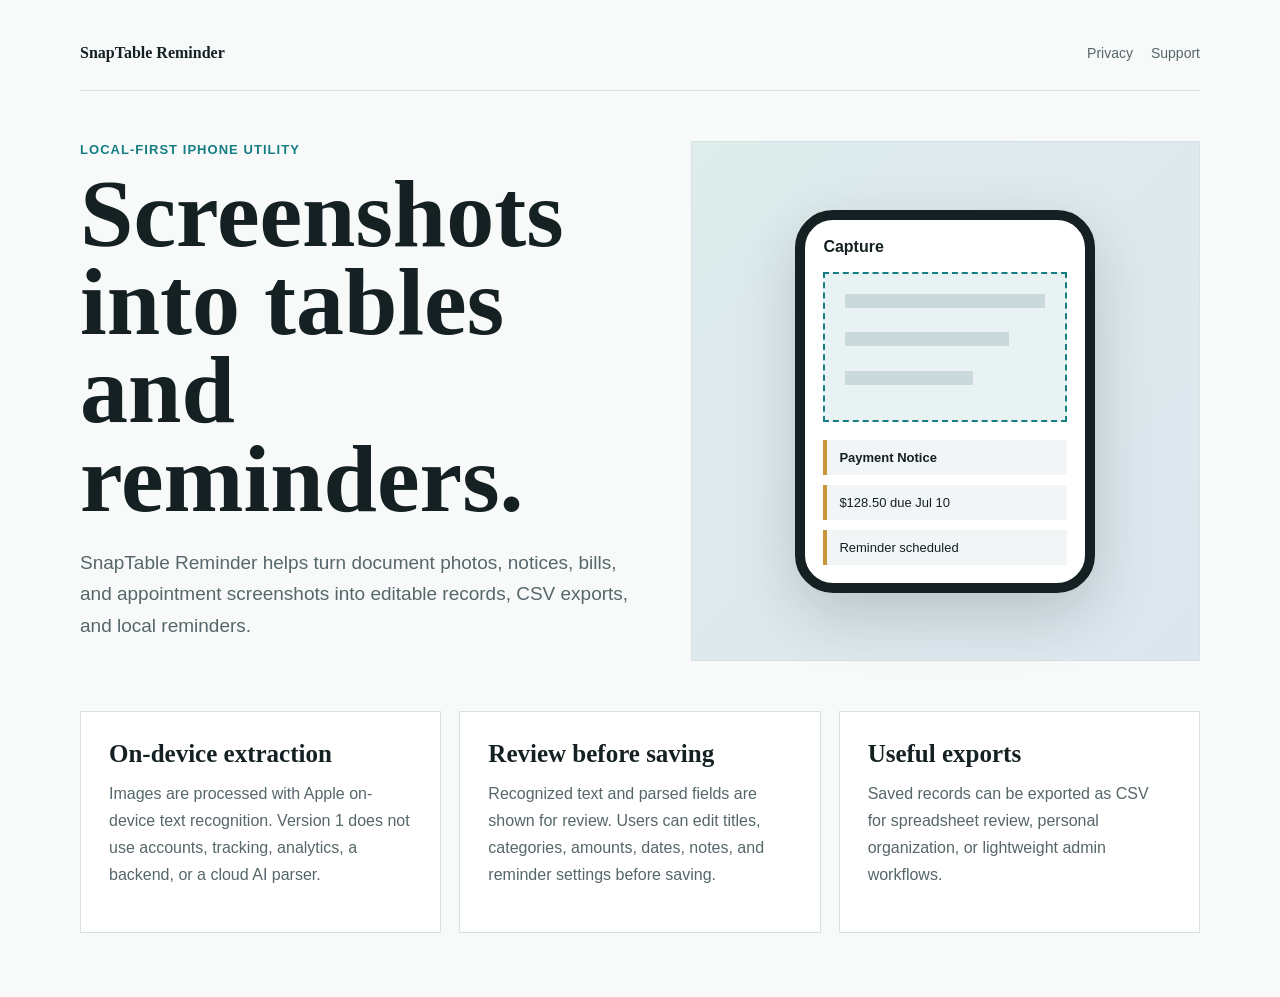
<file: site/index.html>
<!doctype html>
<html lang="en">
<head>
  <meta charset="utf-8">
  <meta name="viewport" content="width=device-width, initial-scale=1">
  <title>SnapTable Reminder</title>
  <meta name="description" content="SnapTable Reminder turns screenshots and document photos into editable records, CSV tables, and local reminders.">
  <link rel="stylesheet" href="styles.css">
</head>
<body>
  <main class="page">
    <nav class="topbar" aria-label="Primary">
      <a class="brand" href="index.html">SnapTable Reminder</a>
      <div class="navlinks">
        <a href="privacy.html">Privacy</a>
        <a href="support.html">Support</a>
      </div>
    </nav>

    <section class="hero">
      <div class="hero-copy">
        <p class="eyebrow">Local-first iPhone utility</p>
        <h1>Screenshots into tables and reminders.</h1>
        <p class="lede">SnapTable Reminder helps turn document photos, notices, bills, and appointment screenshots into editable records, CSV exports, and local reminders.</p>
      </div>
      <div class="device-card" aria-label="App feature preview">
        <div class="phone">
          <div class="phone-header">Capture</div>
          <div class="scan-box">
            <span></span>
            <span></span>
            <span></span>
          </div>
          <div class="record-row strong">Payment Notice</div>
          <div class="record-row">$128.50 due Jul 10</div>
          <div class="record-row">Reminder scheduled</div>
        </div>
      </div>
    </section>

    <section class="details" aria-label="Product details">
      <article>
        <h2>On-device extraction</h2>
        <p>Images are processed with Apple on-device text recognition. Version 1 does not use accounts, tracking, analytics, a backend, or a cloud AI parser.</p>
      </article>
      <article>
        <h2>Review before saving</h2>
        <p>Recognized text and parsed fields are shown for review. Users can edit titles, categories, amounts, dates, notes, and reminder settings before saving.</p>
      </article>
      <article>
        <h2>Useful exports</h2>
        <p>Saved records can be exported as CSV for spreadsheet review, personal organization, or lightweight admin workflows.</p>
      </article>
    </section>
  </main>
</body>
</html>
</file>
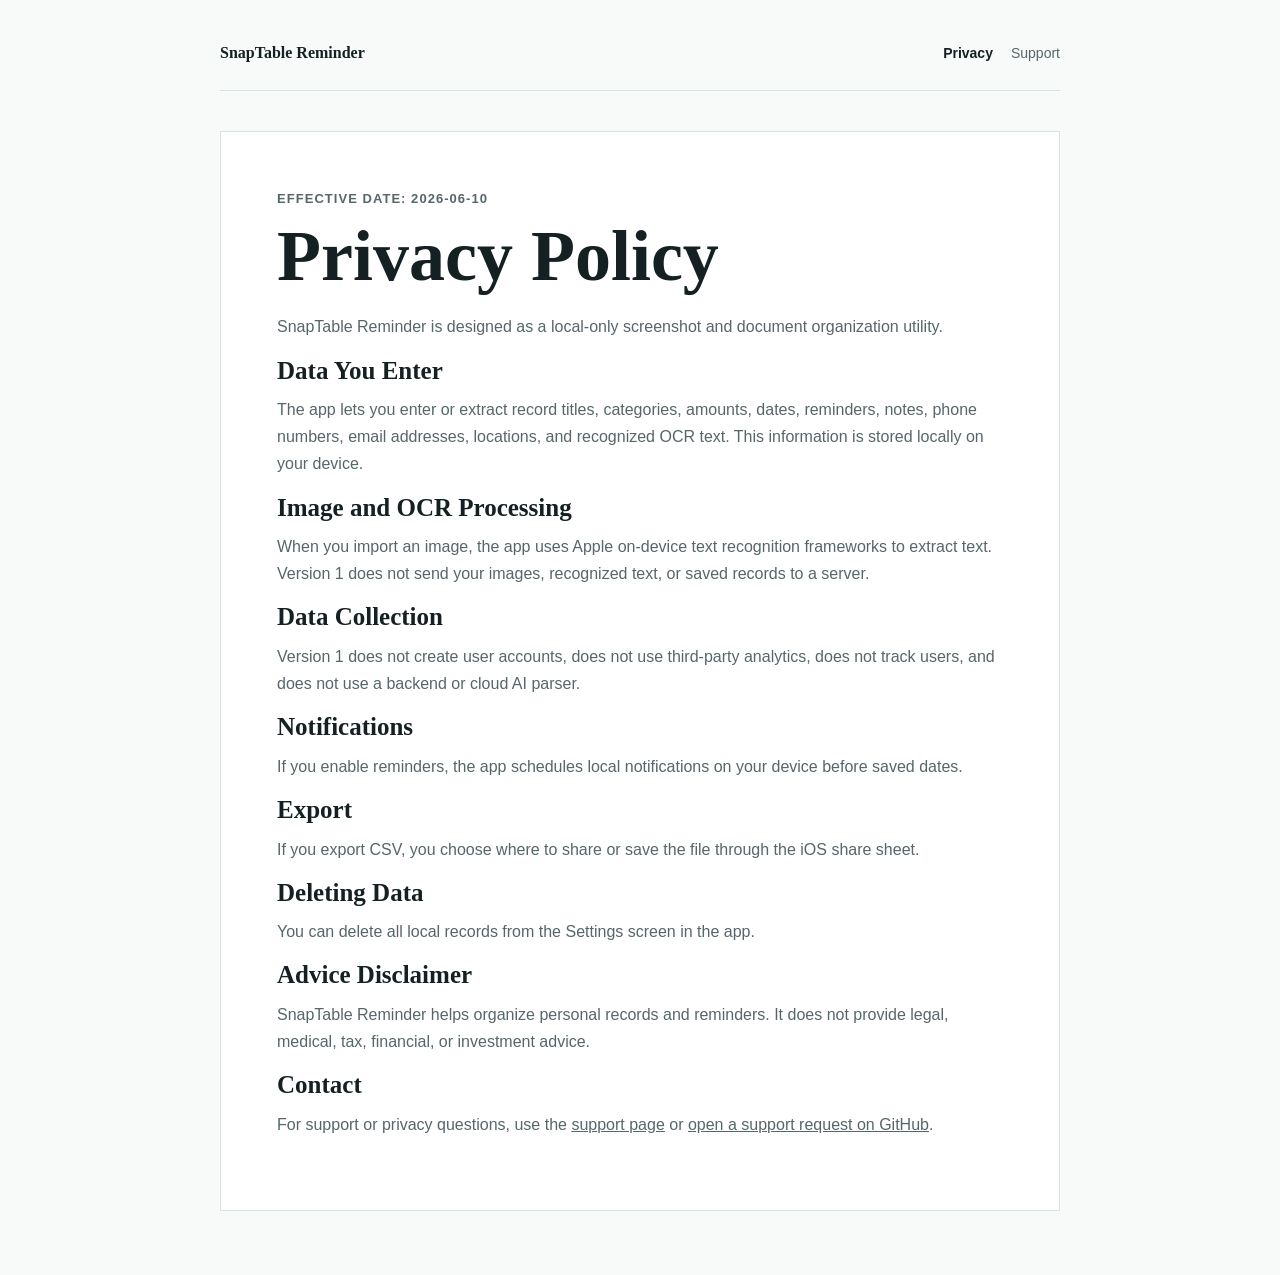
<file: site/privacy.html>
<!doctype html>
<html lang="en">
<head>
  <meta charset="utf-8">
  <meta name="viewport" content="width=device-width, initial-scale=1">
  <title>SnapTable Reminder Privacy Policy</title>
  <meta name="description" content="Privacy policy for SnapTable Reminder.">
  <link rel="stylesheet" href="styles.css">
</head>
<body>
  <main class="page narrow">
    <nav class="topbar" aria-label="Primary">
      <a class="brand" href="index.html">SnapTable Reminder</a>
      <div class="navlinks">
        <a href="privacy.html" aria-current="page">Privacy</a>
        <a href="support.html">Support</a>
      </div>
    </nav>

    <article class="doc">
      <p class="eyebrow">Effective date: 2026-06-10</p>
      <h1>Privacy Policy</h1>
      <p>SnapTable Reminder is designed as a local-only screenshot and document organization utility.</p>

      <h2>Data You Enter</h2>
      <p>The app lets you enter or extract record titles, categories, amounts, dates, reminders, notes, phone numbers, email addresses, locations, and recognized OCR text. This information is stored locally on your device.</p>

      <h2>Image and OCR Processing</h2>
      <p>When you import an image, the app uses Apple on-device text recognition frameworks to extract text. Version 1 does not send your images, recognized text, or saved records to a server.</p>

      <h2>Data Collection</h2>
      <p>Version 1 does not create user accounts, does not use third-party analytics, does not track users, and does not use a backend or cloud AI parser.</p>

      <h2>Notifications</h2>
      <p>If you enable reminders, the app schedules local notifications on your device before saved dates.</p>

      <h2>Export</h2>
      <p>If you export CSV, you choose where to share or save the file through the iOS share sheet.</p>

      <h2>Deleting Data</h2>
      <p>You can delete all local records from the Settings screen in the app.</p>

      <h2>Advice Disclaimer</h2>
      <p>SnapTable Reminder helps organize personal records and reminders. It does not provide legal, medical, tax, financial, or investment advice.</p>

      <h2>Contact</h2>
      <p>For support or privacy questions, use the <a href="support.html">support page</a> or <a href="https://github.com/ahuxxly/snaptable-reminder-ios/issues">open a support request on GitHub</a>.</p>
    </article>
  </main>
</body>
</html>
</file>
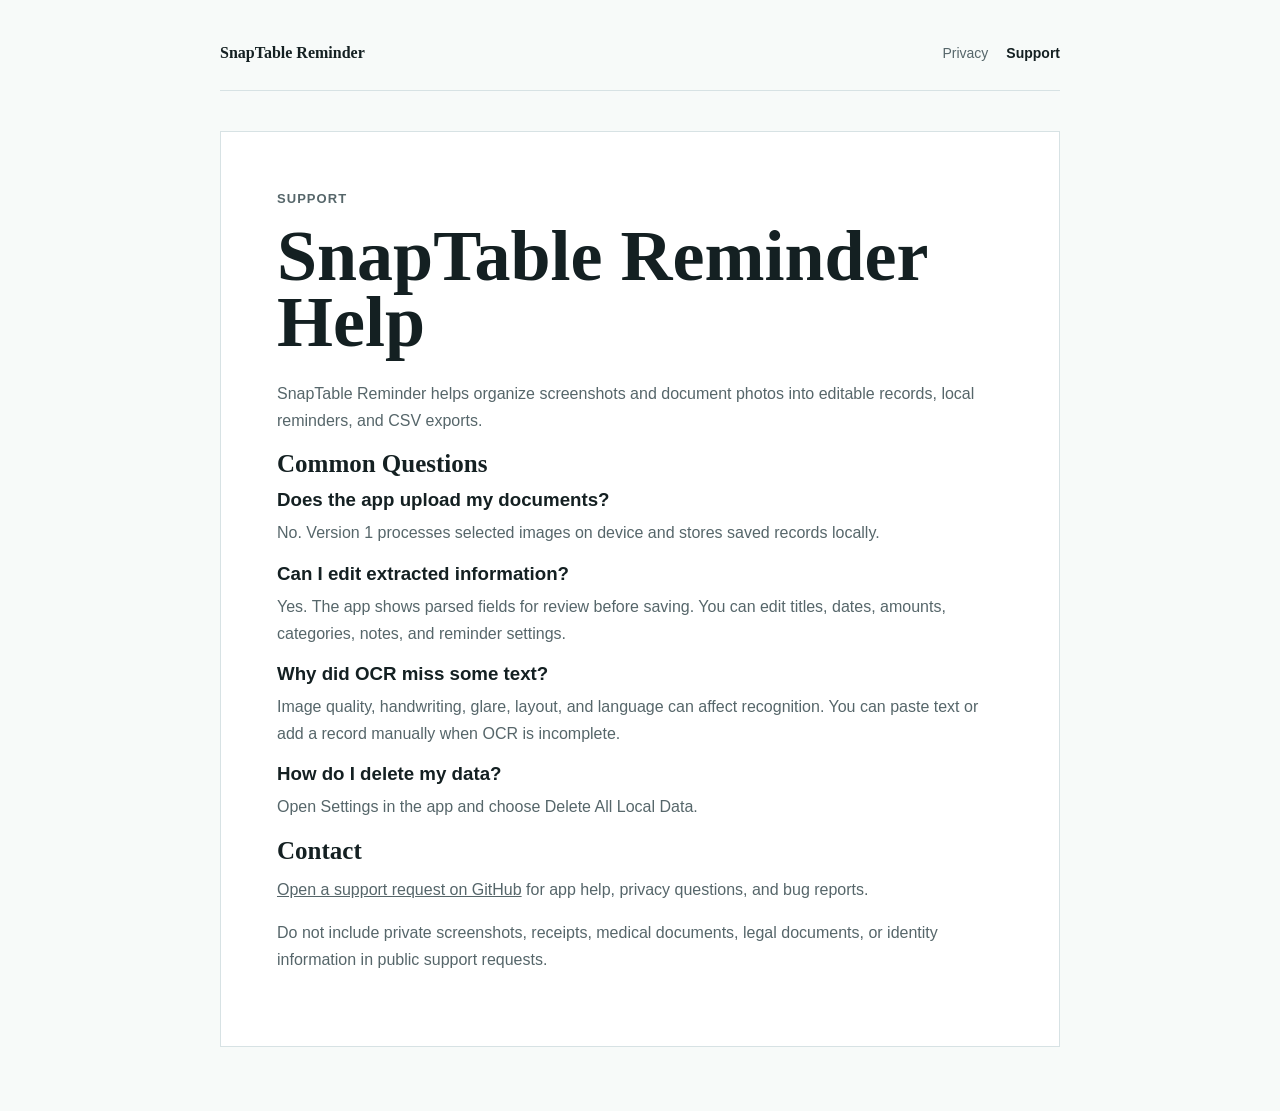
<file: site/support.html>
<!doctype html>
<html lang="en">
<head>
  <meta charset="utf-8">
  <meta name="viewport" content="width=device-width, initial-scale=1">
  <title>SnapTable Reminder Support</title>
  <meta name="description" content="Support page for SnapTable Reminder.">
  <link rel="stylesheet" href="styles.css">
</head>
<body>
  <main class="page narrow">
    <nav class="topbar" aria-label="Primary">
      <a class="brand" href="index.html">SnapTable Reminder</a>
      <div class="navlinks">
        <a href="privacy.html">Privacy</a>
        <a href="support.html" aria-current="page">Support</a>
      </div>
    </nav>

    <article class="doc">
      <p class="eyebrow">Support</p>
      <h1>SnapTable Reminder Help</h1>
      <p>SnapTable Reminder helps organize screenshots and document photos into editable records, local reminders, and CSV exports.</p>

      <h2>Common Questions</h2>
      <h3>Does the app upload my documents?</h3>
      <p>No. Version 1 processes selected images on device and stores saved records locally.</p>

      <h3>Can I edit extracted information?</h3>
      <p>Yes. The app shows parsed fields for review before saving. You can edit titles, dates, amounts, categories, notes, and reminder settings.</p>

      <h3>Why did OCR miss some text?</h3>
      <p>Image quality, handwriting, glare, layout, and language can affect recognition. You can paste text or add a record manually when OCR is incomplete.</p>

      <h3>How do I delete my data?</h3>
      <p>Open Settings in the app and choose Delete All Local Data.</p>

      <h2>Contact</h2>
      <p><a href="https://github.com/ahuxxly/snaptable-reminder-ios/issues">Open a support request on GitHub</a> for app help, privacy questions, and bug reports.</p>
      <p>Do not include private screenshots, receipts, medical documents, legal documents, or identity information in public support requests.</p>
    </article>
  </main>
</body>
</html>
</file>
<file: site/styles.css>
:root {
  color-scheme: light;
  --ink: #142022;
  --muted: #56666a;
  --line: #d7e2e4;
  --paper: #f7faf9;
  --panel: #ffffff;
  --teal: #167d83;
  --blue: #2d5fa7;
  --gold: #c9953a;
}

* {
  box-sizing: border-box;
}

body {
  margin: 0;
  background: var(--paper);
  color: var(--ink);
  font-family: ui-serif, Georgia, "Times New Roman", serif;
}

a {
  color: inherit;
}

.page {
  width: min(1120px, calc(100vw - 32px));
  margin: 0 auto;
  padding: 28px 0 64px;
}

.page.narrow {
  width: min(840px, calc(100vw - 32px));
}

.topbar {
  display: flex;
  align-items: center;
  justify-content: space-between;
  gap: 24px;
  padding: 16px 0 28px;
  border-bottom: 1px solid var(--line);
}

.brand {
  font-weight: 700;
  text-decoration: none;
  letter-spacing: 0;
}

.navlinks {
  display: flex;
  gap: 18px;
  font-family: ui-sans-serif, -apple-system, BlinkMacSystemFont, "Segoe UI", sans-serif;
  font-size: 14px;
}

.navlinks a {
  color: var(--muted);
  text-decoration: none;
}

.navlinks a[aria-current="page"] {
  color: var(--ink);
  font-weight: 700;
}

.hero {
  display: grid;
  grid-template-columns: minmax(0, 1.05fr) minmax(320px, 0.95fr);
  gap: 48px;
  align-items: center;
  min-height: 620px;
}

.eyebrow {
  color: var(--teal);
  font-family: ui-sans-serif, -apple-system, BlinkMacSystemFont, "Segoe UI", sans-serif;
  font-size: 13px;
  font-weight: 700;
  letter-spacing: 0.08em;
  text-transform: uppercase;
}

h1,
h2,
h3,
p {
  margin-top: 0;
}

h1 {
  max-width: 760px;
  font-size: clamp(48px, 8vw, 96px);
  line-height: 0.92;
  letter-spacing: 0;
  margin-bottom: 24px;
}

.lede {
  color: var(--muted);
  font-family: ui-sans-serif, -apple-system, BlinkMacSystemFont, "Segoe UI", sans-serif;
  font-size: 19px;
  line-height: 1.65;
  max-width: 620px;
}

.device-card {
  display: grid;
  place-items: center;
  min-height: 520px;
  border: 1px solid var(--line);
  background: linear-gradient(135deg, rgba(22, 125, 131, 0.11), rgba(45, 95, 167, 0.13));
}

.phone {
  width: min(300px, 86%);
  padding: 18px;
  border: 10px solid var(--ink);
  border-radius: 38px;
  background: var(--panel);
  box-shadow: 0 22px 60px rgba(20, 32, 34, 0.18);
  font-family: ui-sans-serif, -apple-system, BlinkMacSystemFont, "Segoe UI", sans-serif;
}

.phone-header {
  font-weight: 700;
  margin-bottom: 16px;
}

.scan-box {
  display: grid;
  gap: 10px;
  padding: 20px;
  min-height: 150px;
  background: #e9f2f3;
  border: 2px dashed var(--teal);
  margin-bottom: 18px;
}

.scan-box span,
.record-row {
  display: block;
  height: 14px;
  background: #c9d9dc;
}

.scan-box span:nth-child(2) {
  width: 82%;
}

.scan-box span:nth-child(3) {
  width: 64%;
}

.record-row {
  height: auto;
  margin-top: 10px;
  padding: 10px 12px;
  background: #f1f5f5;
  border-left: 4px solid var(--gold);
  font-size: 13px;
}

.record-row.strong {
  font-weight: 700;
}

.details {
  display: grid;
  grid-template-columns: repeat(3, 1fr);
  gap: 18px;
}

.details article,
.doc {
  background: var(--panel);
  border: 1px solid var(--line);
}

.details article {
  padding: 28px;
}

.details h2,
.doc h2 {
  font-size: 25px;
  line-height: 1.1;
  margin-bottom: 12px;
}

.details p,
.doc p {
  color: var(--muted);
  font-family: ui-sans-serif, -apple-system, BlinkMacSystemFont, "Segoe UI", sans-serif;
  line-height: 1.7;
}

.doc {
  margin-top: 40px;
  padding: clamp(28px, 5vw, 56px);
}

.doc h1 {
  font-size: clamp(42px, 7vw, 72px);
}

.doc h3 {
  margin-bottom: 8px;
  font-family: ui-sans-serif, -apple-system, BlinkMacSystemFont, "Segoe UI", sans-serif;
}

@media (max-width: 820px) {
  .topbar,
  .hero,
  .details {
    display: block;
  }

  .navlinks {
    margin-top: 14px;
  }

  .hero {
    min-height: auto;
    padding: 48px 0;
  }

  .device-card {
    min-height: 420px;
    margin-top: 32px;
  }

  .details article + article {
    margin-top: 16px;
  }
}
</file>
